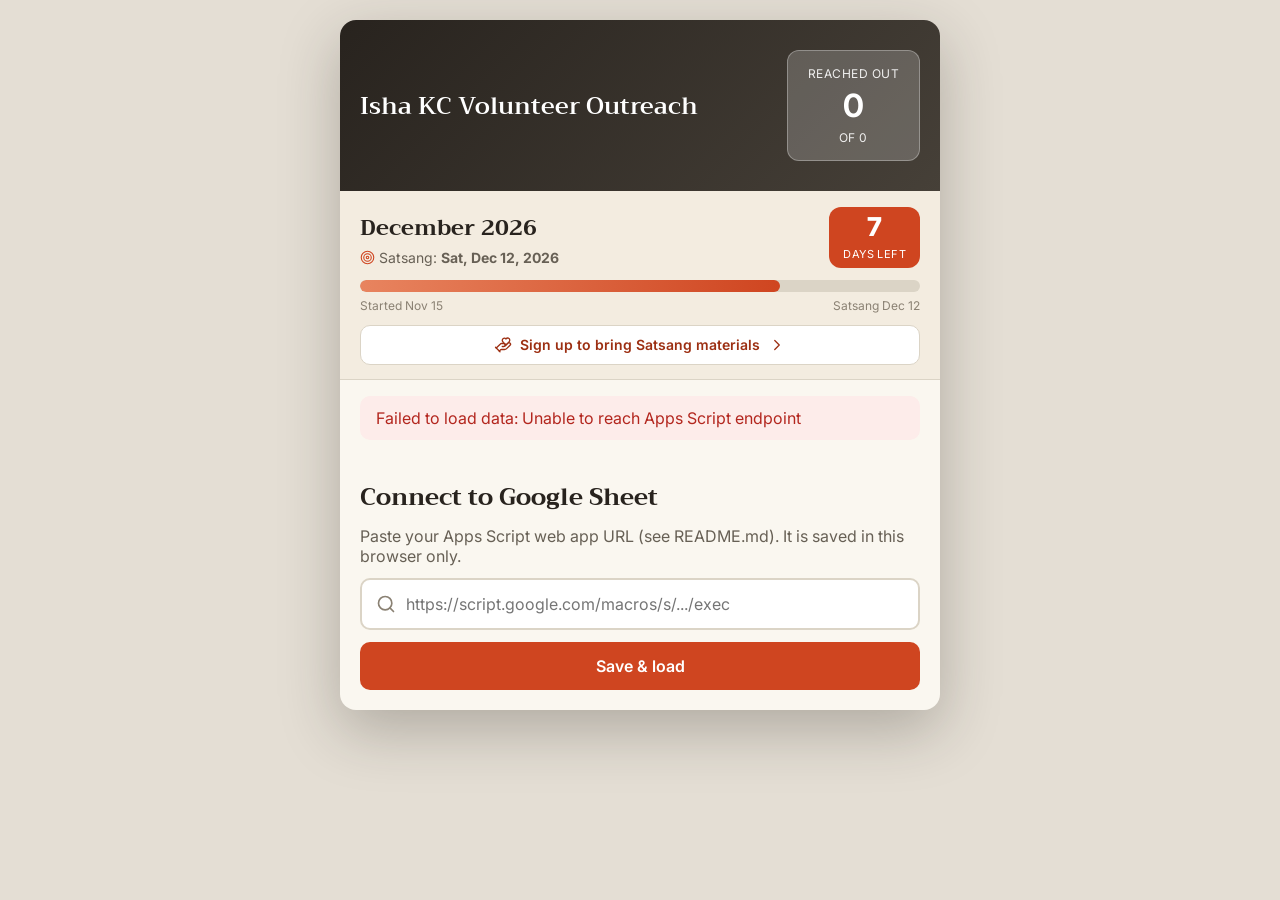
<file: index.html>
<!DOCTYPE html>
<html lang="en">
<head>
    <meta charset="UTF-8">
    <meta name="viewport" content="width=device-width, initial-scale=1.0">
    <title>Isha KC Volunteer Outreach</title>
    <meta name="theme-color" content="#28231e">
    <link rel="preconnect" href="https://fonts.googleapis.com">
    <link rel="preconnect" href="https://fonts.gstatic.com" crossorigin>
    <link href="https://fonts.googleapis.com/css2?family=Inter:wght@400;500;600;700&amp;family=Trirong:wght@500;600;700&amp;display=swap" rel="stylesheet">
    <link rel="stylesheet" href="style.css?v=9">
</head>
<body>
    <div class="container">
        <div class="header">
            <h1>Isha KC Volunteer Outreach</h1>
            <div class="count-box">
                <div class="count-label">Reached out</div>
                <div class="count-number" id="assignedCount">0</div>
                <div class="count-label">of <span id="totalCount">0</span></div>
            </div>
        </div>

        <!-- Satsang month countdown -->
        <div class="cycle" id="cycleBar">
            <div class="cycle-top">
                <div>
                    <div class="cycle-month" id="cycleMonth"></div>
                    <div class="cycle-target"><svg class="ic"><use href="#i-target"/></svg> Satsang: <strong id="cycleTarget"></strong></div>
                </div>
                <div class="cycle-left"><span id="cycleDays">0</span><small id="cycleDaysLabel">days left</small></div>
            </div>
            <div class="progress" role="progressbar" aria-label="Days until Satsang" id="cycleProgress">
                <div class="progress-fill" id="cycleFill"></div>
            </div>
            <div class="cycle-range"><span id="cycleStart"></span><span id="cycleEnd"></span></div>
            <a class="cycle-link" href="material-signup/"><svg class="ic"><use href="#i-hand-heart"/></svg> <span>Sign up to bring Satsang materials</span> <svg class="ic"><use href="#i-chevron-right"/></svg></a>
        </div>

        <div id="loadingIndicator" class="loading"><p>Loading data...</p></div>
        <div id="errorMessage" class="error-message" style="display: none;"></div>
        <div id="toast" class="toast" style="display: none;"></div>

        <!-- Step 1: who are you? -->
        <section id="stepIdentify" style="display: none;">
            <div class="section-head">
                <h2>Who are you?</h2>
                <p>Select your name from the active volunteers.</p>
            </div>
            <div class="search-section">
                <input type="text" id="identifySearch" class="search-input" placeholder="Search your name..." autocomplete="off">
            </div>
            <div id="activeList" class="results-list"></div>
            <div id="noActive" class="no-results" style="display: none;"><p>No matching name.</p></div>
        </section>

        <!-- Step 2: pick volunteers -->
        <section id="stepPick" style="display: none;">
            <div class="me-bar">
                <div>Hi, <strong id="meName"></strong></div>
                <button id="notMeBtn" class="link-btn">Not you?</button>
            </div>

            <div class="section-head">
                <h2>Your volunteers <span class="pill" id="mineCount">0</span></h2>
                <p>Tap a name to open it, then tap the icons to record this month's check-in.</p>
            </div>
            <div id="mineList" class="results-list"></div>
            <div id="noMine" class="no-results" style="display: none;"><p>You haven't picked anyone yet. Tap <strong>Add volunteers</strong> below.</p></div>

            <div class="add-wrap">
                <button id="toggleAddBtn" class="add-btn" aria-expanded="false">
                    <span class="add-icon"><svg class="ic"><use href="#i-circle-plus"/></svg></span> Add volunteers <span class="pill light" id="availCount">0</span>
                </button>
            </div>

            <div id="addPanel" class="add-panel" style="display: none;">
                <div class="section-head">
                    <p>Tap people to select them, then confirm.</p>
                </div>
                <div class="search-section">
                    <input type="text" id="pickSearch" class="search-input" placeholder="Search available volunteers..." autocomplete="off">
                </div>
                <div id="availList" class="results-list"></div>
                <div id="noAvail" class="no-results" style="display: none;"><p>No available volunteers.</p></div>

                <div class="action-bar">
                    <button id="assignBtn" class="primary-btn" disabled>Assign selected to me</button>
                </div>
            </div>
        </section>

        <!-- First-run setup -->
        <section id="setupInstructions" class="setup-instructions" style="display: none;">
            <h2>Connect to Google Sheet</h2>
            <p>Paste your Apps Script web app URL (see README.md). It is saved in this browser only.</p>
            <input type="text" id="urlInput" class="search-input" placeholder="https://script.google.com/macros/s/.../exec">
            <button id="saveUrlBtn" class="primary-btn">Save &amp; load</button>
        </section>
    </div>

    <script src="icons.js?v=5"></script>
    <script src="common.js?v=5"></script>
    <script src="script.js?v=7"></script>
</body>
</html>
</file>
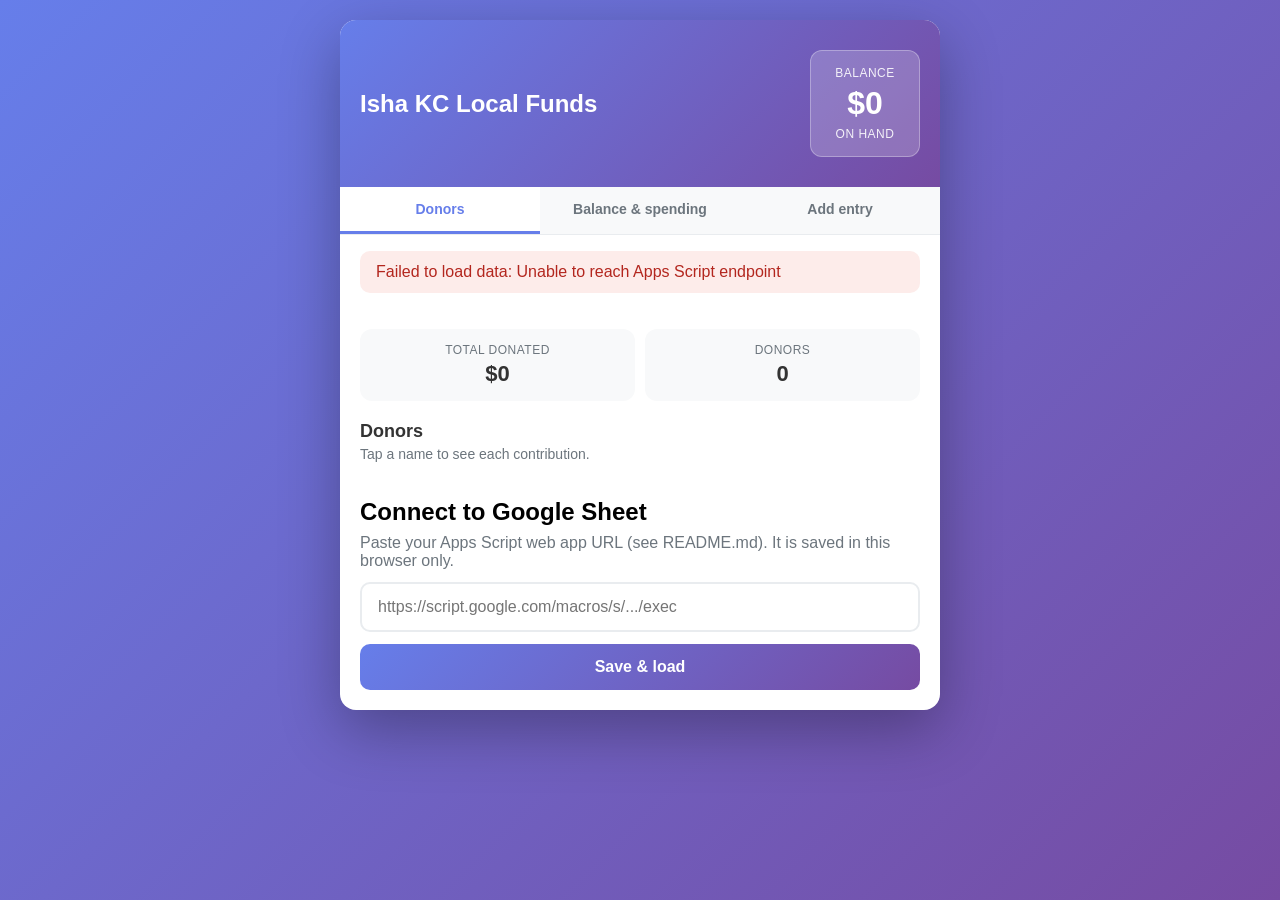
<file: local-funds/index.html>
<!DOCTYPE html>
<html lang="en">
<head>
    <meta charset="UTF-8">
    <meta name="viewport" content="width=device-width, initial-scale=1.0">
    <title>Isha KC Local Funds</title>
    <link rel="stylesheet" href="style.css">
</head>
<body>
    <div class="container">
        <div class="header">
            <h1>Isha KC Local Funds</h1>
            <div class="count-box">
                <div class="count-label">Balance</div>
                <div class="count-number" id="headerBalance">$0</div>
                <div class="count-label">on hand</div>
            </div>
        </div>

        <nav class="tabs">
            <button class="tab" data-view="donors">Donors</button>
            <button class="tab" data-view="balance">Balance &amp; spending</button>
            <button class="tab" data-view="add">Add entry</button>
        </nav>

        <div id="loadingIndicator" class="loading"><div class="spinner" aria-hidden="true"></div><p>Loading data...</p></div>
        <div id="errorMessage" class="error-message" style="display: none;"></div>
        <div id="toast" class="toast" style="display: none;"></div>

        <!-- View 1: donors -->
        <section id="view-donors" class="view" style="display: none;">
            <div class="stats">
                <div class="stat"><div class="stat-label">Total donated</div><div class="stat-value" id="donTotal">$0</div></div>
                <div class="stat"><div class="stat-label">Donors</div><div class="stat-value" id="donCount">0</div></div>
            </div>
            <div class="section-head">
                <h2>Donors</h2>
                <p>Tap a name to see each contribution.</p>
            </div>
            <div id="donorList" class="results-list"></div>
            <div id="noDonors" class="no-results" style="display: none;"><p>No donations recorded yet.</p></div>
        </section>

        <!-- View 2: balance, holders, spending, ledger -->
        <section id="view-balance" class="view" style="display: none;">
            <div class="stats three">
                <div class="stat"><div class="stat-label">Received</div><div class="stat-value" id="balIn">$0</div></div>
                <div class="stat"><div class="stat-label">Spent</div><div class="stat-value" id="balOut">$0</div></div>
                <div class="stat accent"><div class="stat-label">Balance</div><div class="stat-value" id="balNow">$0</div></div>
            </div>

            <div class="section-head">
                <h2>Who holds the money</h2>
                <p>Donations received, minus spending, plus/minus handovers.</p>
            </div>
            <div id="holderList" class="results-list"></div>
            <div id="noHolders" class="no-results" style="display: none;"><p>Nobody is holding funds.</p></div>

            <div class="section-head">
                <h2>Initiatives</h2>
            </div>
            <div id="initiativeList" class="card-list"></div>

            <div class="section-head">
                <h2>All entries <span class="pill" id="ledgerCount">0</span></h2>
            </div>
            <div class="search-section">
                <input type="text" id="ledgerSearch" class="search-input" placeholder="Search name, initiative, note..." autocomplete="off">
            </div>
            <div id="ledgerList" class="results-list tall"></div>
            <div id="noLedger" class="no-results" style="display: none;"><p>No entries.</p></div>
        </section>

        <!-- View 3: add entry (PIN protected) -->
        <section id="view-add" class="view" style="display: none;">
            <div id="pinBox" class="form">
                <div class="section-head flush">
                    <h2>Enter PIN</h2>
                    <p>Only fund keepers can add, edit or delete entries. The PIN is remembered on this device.</p>
                </div>
                <input type="password" id="pinInput" class="search-input" inputmode="numeric" placeholder="PIN" autocomplete="off">
                <button id="pinBtn" class="primary-btn">Unlock</button>
            </div>

            <form id="txForm" class="form" style="display: none;">
                <div id="editBanner" class="edit-banner" style="display: none;"></div>
                <div class="segmented" id="typeSeg">
                    <button type="button" data-type="Donation">Donation</button>
                    <button type="button" data-type="Expense">Expense</button>
                    <button type="button" data-type="Handover">Handover</button>
                </div>
                <p class="hint" id="typeHint"></p>

                <div class="row">
                    <label>Date<input type="date" id="fDate" class="search-input" required></label>
                    <label>Amount ($)<input type="number" id="fAmount" class="search-input" min="0.01" step="0.01" inputmode="decimal" required></label>
                </div>
                <label><span id="fFromLabel">Donor</span><input type="text" id="fFrom" class="search-input" list="peopleList" autocomplete="off" required></label>
                <label id="fToWrap"><span id="fToLabel">Received by</span><input type="text" id="fTo" class="search-input" list="peopleList" autocomplete="off"></label>
                <div id="fExpenseWrap" class="row">
                    <label>Initiative<select id="fInitiative" class="search-input"></select></label>
                    <label>Qty<input type="number" id="fQty" class="search-input" min="0" step="1" inputmode="numeric"></label>
                </div>
                <label>Note<input type="text" id="fNote" class="search-input" placeholder="Optional, e.g. Guru Purnima satsang" autocomplete="off"></label>
                <datalist id="peopleList"></datalist>

                <button type="submit" id="saveBtn" class="primary-btn">Save entry</button>
                <button type="button" id="cancelEditBtn" class="link-btn" style="display: none;">Cancel editing</button>
                <button type="button" id="lockBtn" class="link-btn">Lock (forget PIN on this device)</button>
            </form>
        </section>

        <!-- First-run setup -->
        <section id="setupInstructions" class="setup-instructions" style="display: none;">
            <h2>Connect to Google Sheet</h2>
            <p>Paste your Apps Script web app URL (see README.md). It is saved in this browser only.</p>
            <input type="text" id="urlInput" class="search-input" placeholder="https://script.google.com/macros/s/.../exec">
            <button id="saveUrlBtn" class="primary-btn">Save &amp; load</button>
        </section>
    </div>

    <script src="script.js"></script>
</body>
</html>
</file>
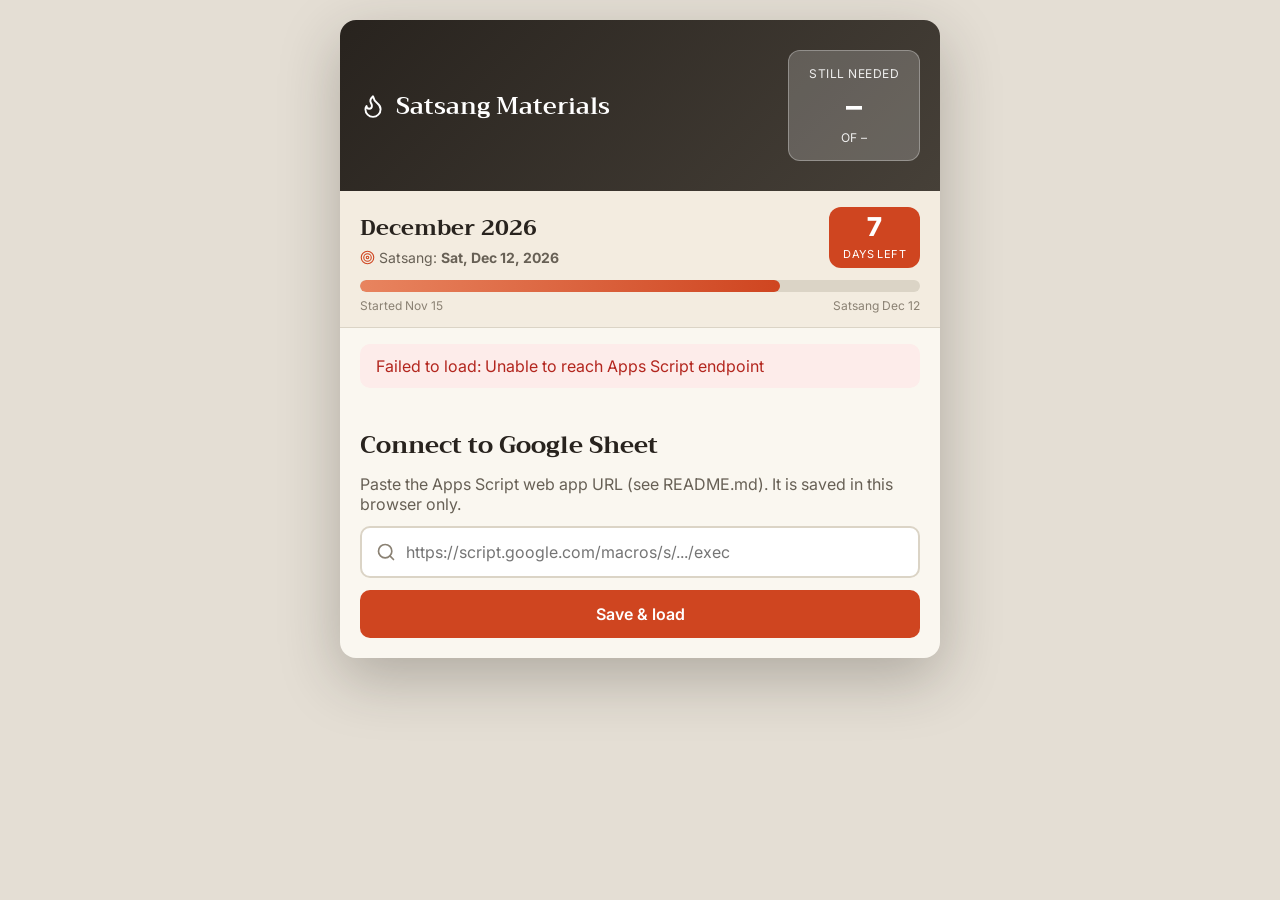
<file: material-signup/index.html>
<!DOCTYPE html>
<html lang="en">
<head>
    <meta charset="UTF-8">
    <meta name="viewport" content="width=device-width, initial-scale=1.0">
    <title>Satsang Materials Signup</title>
    <meta name="theme-color" content="#28231e">
    <link rel="preconnect" href="https://fonts.googleapis.com">
    <link rel="preconnect" href="https://fonts.gstatic.com" crossorigin>
    <link href="https://fonts.googleapis.com/css2?family=Inter:wght@400;500;600;700&amp;family=Trirong:wght@500;600;700&amp;display=swap" rel="stylesheet">
    <link rel="stylesheet" href="../style.css?v=8">
    <link rel="stylesheet" href="style.css?v=8">
</head>
<body>
    <div class="container">
        <div class="header">
            <h1><svg class="ic"><use href="#i-flame"/></svg> Satsang Materials</h1>
            <div class="count-box">
                <div class="count-label">Still needed</div>
                <div class="count-number" id="neededCount">–</div>
                <div class="count-label">of <span id="itemCount">–</span></div>
            </div>
        </div>

        <!-- Satsang month countdown (filled by renderCycle in common.js) -->
        <div class="cycle">
            <div class="cycle-top">
                <div>
                    <div class="cycle-month" id="cycleMonth"></div>
                    <div class="cycle-target"><svg class="ic"><use href="#i-target"/></svg> Satsang: <strong id="cycleTarget"></strong></div>
                </div>
                <div class="cycle-left"><span id="cycleDays">0</span><small id="cycleDaysLabel">days left</small></div>
            </div>
            <div class="progress" role="progressbar" aria-label="Days until Satsang" id="cycleProgress">
                <div class="progress-fill" id="cycleFill"></div>
            </div>
            <div class="cycle-range"><span id="cycleStart"></span><span id="cycleEnd"></span></div>
        </div>

        <div id="loadingIndicator" class="loading"><p>Loading...</p></div>
        <div id="errorMessage" class="error-message" style="display: none;"></div>
        <div id="toast" class="toast" style="display: none;"></div>

        <!-- Live status first; signing up needs a name -->
        <section id="stepMaterials" style="display: none;">
            <!-- Not identified yet: one simple box, names appear as you type -->
            <div id="whoBox" class="who-box">
                <input type="text" id="identifySearch" class="who-input" placeholder="Type your name to sign up" autocomplete="off" autocapitalize="words" enterkeyhint="search">
                <div id="activeList" class="who-results" style="display: none;"></div>
                <div id="noActive" class="who-none" style="display: none;">No matching name</div>
            </div>
            <div id="meBar" class="me-bar" style="display: none;">
                <div>Hi, <strong id="meName"></strong></div>
                <button id="notMeBtn" class="link-btn">Not you?</button>
            </div>

            <div class="section-head">
                <h2 id="gridTitle">This month's status</h2>
                <p id="gridHint"></p>
            </div>
            <div id="mySummary" class="my-summary" style="display: none;"></div>
            <div id="materialGrid" class="mat-grid"></div>

            <div class="mat-actions">
                <button id="shareBtn" class="share-btn"><svg class="ic"><use href="#i-message-circle"/></svg> Share what's still needed on WhatsApp</button>
                <a href="../" class="back-link">‹ Back to volunteer outreach</a>
            </div>
        </section>

        <!-- First-run setup -->
        <section id="setupInstructions" class="setup-instructions" style="display: none;">
            <h2>Connect to Google Sheet</h2>
            <p>Paste the Apps Script web app URL (see README.md). It is saved in this browser only.</p>
            <input type="text" id="urlInput" class="search-input" placeholder="https://script.google.com/macros/s/.../exec">
            <button id="saveUrlBtn" class="primary-btn">Save &amp; load</button>
        </section>
    </div>

    <!-- Month picker for one item: slides up from the bottom -->
    <div id="sheetBackdrop" class="sheet-backdrop" style="display: none;"></div>
    <div id="monthSheet" class="month-sheet" role="dialog" aria-modal="true" aria-labelledby="sheetTitle" style="display: none;">
        <div class="sheet-grip"></div>
        <div class="sheet-head">
            <span class="sheet-icon" id="sheetIcon"></span>
            <div class="sheet-titles">
                <h3 id="sheetTitle"></h3>
                <p id="sheetSub">Which Satsangs can you bring it to?</p>
            </div>
            <button id="sheetClose" class="sheet-close" aria-label="Close"><svg class="ic"><use href="#i-x"/></svg></button>
        </div>
        <div class="quick-picks">
            <button id="pickThis" class="qp" type="button"><span><svg class="ic"><use href="#i-calendar"/></svg></span>This month</button>
            <button id="pickYear" class="qp" type="button"><span><svg class="ic"><use href="#i-repeat"/></svg></span>Whole year</button>
            <button id="pickNone" class="qp" type="button"><span><svg class="ic"><use href="#i-rotate-ccw"/></svg></span>Clear</button>
        </div>
        <div id="monthGrid" class="month-grid"></div>
        <button id="sheetSave" class="primary-btn sheet-save" type="button">Save</button>
    </div>

    <script src="../icons.js?v=5"></script>
    <script src="../common.js?v=5"></script>
    <script src="script.js?v=11"></script>
</body>
</html>
</file>
<file: style.css>
* {
    margin: 0;
    padding: 0;
    box-sizing: border-box;
}

body {
    font-family: 'Inter', -apple-system, BlinkMacSystemFont, 'Segoe UI', Roboto, Oxygen, Ubuntu, Cantarell, sans-serif;
    color: #28231e;
    background: #e4ded4;
    min-height: 100vh;
    padding: 20px;
}

.container {
    max-width: 600px;
    margin: 0 auto;
    background: #faf7f0;
    border-radius: 16px;
    box-shadow: 0 20px 60px rgba(40, 35, 30, 0.28);
    overflow: hidden;
    position: relative;
}

.header {
    background: linear-gradient(135deg, #28231e 0%, #464038 100%);
    color: white;
    padding: 30px 20px;
    display: flex;
    justify-content: space-between;
    align-items: center;
    gap: 20px;
}

.header h1 { font-size: 24px; font-weight: 600; }

/* Headings use Isha's serif */
h1, h2, h3, .cycle-month { font-family: 'Trirong', Georgia, 'Times New Roman', serif; }

.count-box {
    background: rgba(255, 255, 255, 0.2);
    padding: 15px 20px;
    border-radius: 12px;
    text-align: center;
    border: 1px solid rgba(255, 255, 255, 0.3);
    min-width: 110px;
}
.count-label { font-size: 12px; opacity: 0.9; text-transform: uppercase; letter-spacing: 0.5px; }
.count-number { font-size: 32px; font-weight: 700; margin: 5px 0; }

.section-head { padding: 20px 20px 8px; }
.section-head h2 { font-size: 18px; color: #28231e; display: flex; align-items: center; gap: 8px; }
.section-head p { font-size: 14px; color: #676055; margin-top: 4px; }

.pill {
    background: #cf4520;
    color: white;
    font-size: 12px;
    padding: 2px 9px;
    border-radius: 999px;
}

.search-section { padding: 12px 20px; }
.search-input {
    width: 100%;
    padding: 14px 16px;
    font-size: 16px;
    border: 2px solid #dbd4c6;
    border-radius: 10px;
    outline: none;
    transition: all 0.3s ease;
}
.search-input:focus { border-color: #cf4520; box-shadow: 0 0 0 3px rgba(207, 69, 32, 0.15); }

.results-list { max-height: 340px; overflow-y: auto; padding: 0 20px 8px; }

.result-item {
    display: flex;
    align-items: center;
    gap: 12px;
    padding: 14px 16px;
    margin-bottom: 8px;
    background: #f3eee4;
    border: 2px solid transparent;
    border-radius: 10px;
    cursor: pointer;
    transition: all 0.2s ease;
}
.result-item:hover { background: #fbece6; }
.result-item .name { flex: 1; font-size: 16px; color: #28231e; }
.result-item.selectable.selected { background: #f8e0d6; border-color: #cf4520; }
.result-item.mine { cursor: default; background: #e8f1e6; }
.result-item .info { flex: 1; display: flex; flex-direction: column; gap: 2px; min-width: 0; }
.result-item .phone { font-size: 14px; color: #128c7e; text-decoration: none; align-self: flex-start; }
.result-item .phone:hover { text-decoration: underline; }
.result-item input[type="checkbox"] { width: 20px; height: 20px; accent-color: #cf4520; }

.badge { font-size: 12px; color: #cf4520; background: #fbece6; padding: 3px 10px; border-radius: 999px; }

.me-bar {
    display: flex;
    justify-content: space-between;
    align-items: center;
    padding: 16px 20px;
    background: #f3eee4;
    border-bottom: 1px solid #dbd4c6;
}

.link-btn { background: none; border: none; color: #cf4520; font-size: 14px; cursor: pointer; text-decoration: underline; }
.link-btn.danger { color: #a8231a; }
.link-btn:disabled { opacity: 0.5; cursor: default; }

.action-bar {
    position: sticky;
    bottom: 0;
    padding: 16px 20px;
    background: white;
    border-top: 1px solid #dbd4c6;
}
.primary-btn {
    width: 100%;
    padding: 14px;
    font-size: 16px;
    font-weight: 600;
    color: white;
    background: #cf4520;
    border: none;
    border-radius: 10px;
    cursor: pointer;
}
.primary-btn:disabled { opacity: 0.45; cursor: not-allowed; }

.no-results, .loading { text-align: center; color: #676055; padding: 20px; }
.error-message { margin: 16px 20px; padding: 12px 16px; background: #fdecea; color: #b3261e; border-radius: 10px; }
.toast { margin: 16px 20px 0; padding: 12px 16px; background: #e6efe1; color: #25603a; border-radius: 10px; }
.setup-instructions { padding: 20px; }
.setup-instructions h2 { margin-bottom: 8px; }
.setup-instructions p { color: #676055; margin-bottom: 12px; }
.setup-instructions .primary-btn { margin-top: 12px; }

@media (max-width: 480px) {
    body { padding: 10px; }
    .header h1 { font-size: 20px; }
}

/* ---------- Satsang countdown ---------- */
.cycle { padding: 16px 20px 14px; background: #f3ece0; border-bottom: 1px solid #dbd4c6; }
.cycle-top { display: flex; justify-content: space-between; align-items: center; gap: 12px; }
.cycle-month { font-size: 22px; font-weight: 700; color: #28231e; }
.cycle-target { font-size: 14px; color: #676055; margin-top: 2px; }
.cycle-left { text-align: center; background: #cf4520; color: white; border-radius: 12px; padding: 6px 14px; min-width: 76px; }
.cycle-left span { display: block; font-size: 26px; font-weight: 800; line-height: 1.1; }
.cycle-left small { font-size: 11px; text-transform: uppercase; letter-spacing: 0.4px; }
.progress { margin-top: 12px; height: 12px; background: #dbd4c6; border-radius: 999px; overflow: hidden; }
.progress-fill { height: 100%; width: 0; background: linear-gradient(90deg, #e8845f, #cf4520); border-radius: 999px; transition: width 0.6s ease; }
.cycle-range { display: flex; justify-content: space-between; font-size: 12px; color: #8a8173; margin-top: 6px; }

/* ---------- Volunteer cards ---------- */
#mineList { max-height: none; overflow: visible; }
.vcard { background: #f3eee4; border: 2px solid #dbd4c6; border-radius: 14px; margin-bottom: 10px; overflow: hidden; }
.vcard[open] { background: white; border-color: #cf4520; box-shadow: 0 4px 14px rgba(207, 69, 32, 0.15); }
.vcard.complete { border-color: #3b8454; }
.vcard.complete:not([open]) { background: #e8f1e6; }
.vcard-head {
    list-style: none; display: flex; align-items: center; gap: 10px;
    padding: 14px 14px 14px 16px; cursor: pointer; min-height: 56px;
    -webkit-tap-highlight-color: transparent; user-select: none;
}
.vcard-head::-webkit-details-marker { display: none; }
.vcard-head .info { flex: 1; min-width: 0; }
.vcard-head .name { font-size: 16px; font-weight: 600; color: #28231e; display: block; overflow: hidden; text-overflow: ellipsis; white-space: nowrap; }
.done-icons { display: flex; gap: 3px; }
.di { width: 26px; height: 26px; border-radius: 50%; background: #dbd4c6; display: grid; place-items: center; font-size: 15px; }
.di.on { background: #fff; box-shadow: 0 0 0 1px #d4ccbc; }
.chev { font-size: 26px; color: #8a8173; transition: transform 0.2s; line-height: 1; }
.vcard[open] .chev { transform: rotate(90deg); color: #cf4520; }

.vcard-body { padding: 0 14px 14px; }
.phone-line { font-size: 14px; color: #676055; margin-bottom: 8px; }
.contact { display: grid; grid-template-columns: repeat(3, 1fr); gap: 8px; margin-bottom: 6px; }
.contact-btn {
    display: flex; align-items: center; justify-content: center; gap: 6px;
    padding: 10px 6px; border-radius: 10px; background: #efe8da; color: #28231e;
    text-decoration: none; font-size: 14px; font-weight: 600; min-height: 44px;
}
.contact-btn:active { transform: scale(0.97); }
.contact-btn .ci { font-size: 18px; }

.q { margin-top: 14px; }
.q-title { font-size: 15px; font-weight: 600; color: #3a342c; margin-bottom: 8px; }
.opts { display: grid; gap: 8px; transition: opacity 0.2s; }
.opts.n3 { grid-template-columns: repeat(3, 1fr); }
.opts.n4 { grid-template-columns: repeat(4, 1fr); }
.opt {
    display: flex; flex-direction: column; align-items: center; justify-content: center; gap: 4px;
    min-height: 76px; padding: 8px 4px; border: 2px solid #dbd4c6; border-radius: 14px;
    background: #f7f3ea; cursor: pointer; font: inherit; color: #464038;
    -webkit-tap-highlight-color: transparent; touch-action: manipulation;
    transition: transform 0.1s, border-color 0.15s, background 0.15s;
}
.opt:active { transform: scale(0.94); }
.opt-icon { font-size: 30px; line-height: 1; filter: grayscale(0.6); opacity: 0.75; transition: filter 0.15s, opacity 0.15s, transform 0.15s; }
.opt-label { font-size: 12px; line-height: 1.2; text-align: center; }
.opt[aria-pressed="true"] { border-color: #cf4520; background: #fbece6; color: #9c2f12; font-weight: 600; }
.opt[aria-pressed="true"] .opt-icon { filter: none; opacity: 1; transform: scale(1.12); }
.opts.saving .opt[aria-pressed="true"] { border-style: dashed; }
.opts.saved .opt[aria-pressed="true"] { border-color: #3b8454; background: #e8f1e6; }

.vcard-foot { margin-top: 16px; display: flex; flex-wrap: wrap; justify-content: space-between; align-items: center; gap: 10px; }
.away-btn { display: inline-flex; align-items: center; gap: 6px; color: #6b6255; }
.away-btn .ic { width: 16px; height: 16px; }
.notes-input {
    width: 100%; box-sizing: border-box; padding: 10px 12px; font: inherit; font-size: 16px; line-height: 1.4;
    border: 2px solid #dbd4c6; border-radius: 12px; background: #fff; color: inherit; resize: vertical; outline: none;
}
.notes-input:focus { border-color: #cf4520; box-shadow: 0 0 0 3px rgba(207, 69, 32, 0.15); }
.notes-hint { min-height: 18px; margin-top: 4px; font-size: 13px; color: #8a8173; }
.notes-hint.ok { color: #3b8454; }
.notes-hint.err { color: #a8231a; }

/* ---------- Add volunteers ---------- */
.add-wrap { padding: 8px 20px 20px; }
.add-btn {
    width: 100%; display: flex; align-items: center; justify-content: center; gap: 8px;
    padding: 16px; font-size: 17px; font-weight: 600; color: #cf4520;
    background: #fdf3ee; border: 2px dashed #cf4520; border-radius: 14px; cursor: pointer;
}
.add-btn.open { background: #cf4520; color: white; border-style: solid; }
.add-btn .pill.light { background: rgba(207, 69, 32, 0.15); color: inherit; }
.add-btn.open .pill.light { background: rgba(255, 255, 255, 0.25); }
.add-panel { border-top: 1px solid #dbd4c6; }
.add-panel .section-head { padding-top: 12px; }

@media (max-width: 480px) {
    .cycle { padding: 14px 16px 12px; }
    .cycle-month { font-size: 19px; }
    .results-list, .add-wrap { padding-left: 12px; padding-right: 12px; }
    .vcard-body { padding: 0 10px 12px; }
    .opts { gap: 6px; }
    .opt { min-height: 72px; border-radius: 12px; }
    .opt-icon { font-size: 28px; }
    .opt-label { font-size: 11px; }
    .di { width: 22px; height: 22px; font-size: 13px; }
}

.cycle-link { display: block; margin-top: 12px; padding: 10px 12px; border-radius: 10px; background: #fff; border: 1px solid #dbd4c6; color: #9c2f12; font-weight: 600; font-size: 14px; text-decoration: none; text-align: center; }
.cycle-link:active { background: #f3e3d8; }

button, input, select, textarea { font-family: inherit; }

/* ---------- Icons (Lucide, see icons.js) ---------- */
.ic { width: 1em; height: 1em; fill: none; stroke: currentColor; stroke-width: 1.75; stroke-linecap: round; stroke-linejoin: round; flex: none; vertical-align: -0.125em; }
.cycle-target .ic { width: 15px; height: 15px; color: #cf4520; vertical-align: -2px; }
.cycle-link { display: flex; align-items: center; justify-content: center; gap: 8px; }
.cycle-link .ic { width: 18px; height: 18px; }
.add-icon { display: inline-flex; }
.add-icon .ic { width: 22px; height: 22px; }
.q-title { display: flex; align-items: center; gap: 8px; }
.q-title .ic { width: 18px; height: 18px; color: #cf4520; }
.opt-icon { filter: none; opacity: 1; color: #8a8173; display: grid; place-items: center; }
.opt-icon .ic { width: 30px; height: 30px; }
.opt[aria-pressed="true"] .opt-icon { color: #cf4520; }
.contact-btn .ci { display: grid; place-items: center; }
.contact-btn .ci .ic { width: 18px; height: 18px; }
.di { color: #8a8173; }
.di.on { color: #cf4520; }
.di .ic { width: 14px; height: 14px; stroke-width: 2.25; }
.chev { display: grid; place-items: center; }
.chev .ic { width: 22px; height: 22px; }
.search-input { padding-left: 44px; background: #fff url("data:image/svg+xml,%3Csvg%20xmlns='http://www.w3.org/2000/svg'%20width='24'%20height='24'%20viewBox='0%200%2024%2024'%20fill='none'%20stroke='%238a8173'%20stroke-width='2'%20stroke-linecap='round'%20stroke-linejoin='round'%3E%3Ccircle%20cx='11'%20cy='11'%20r='8'/%3E%3Cpath%20d='m21%2021-4.3-4.3'/%3E%3C/svg%3E") no-repeat 14px center / 20px; }
</file>
<file: local-funds/style.css>
* {
    margin: 0;
    padding: 0;
    box-sizing: border-box;
}

body {
    font-family: -apple-system, BlinkMacSystemFont, 'Segoe UI', Roboto, Oxygen, Ubuntu, Cantarell, sans-serif;
    background: linear-gradient(135deg, #667eea 0%, #764ba2 100%);
    min-height: 100vh;
    padding: 20px;
}

.container {
    max-width: 600px;
    margin: 0 auto;
    background: white;
    border-radius: 16px;
    box-shadow: 0 20px 60px rgba(0, 0, 0, 0.3);
    overflow: hidden;
    position: relative;
}

.header {
    background: linear-gradient(135deg, #667eea 0%, #764ba2 100%);
    color: white;
    padding: 30px 20px;
    display: flex;
    justify-content: space-between;
    align-items: center;
    gap: 20px;
}

.header h1 { font-size: 24px; font-weight: 600; }

.count-box {
    background: rgba(255, 255, 255, 0.2);
    padding: 15px 20px;
    border-radius: 12px;
    text-align: center;
    border: 1px solid rgba(255, 255, 255, 0.3);
    min-width: 110px;
}
.count-label { font-size: 12px; opacity: 0.9; text-transform: uppercase; letter-spacing: 0.5px; }
.count-number { font-size: 32px; font-weight: 700; margin: 5px 0; }

.section-head { padding: 20px 20px 8px; }
.section-head h2 { font-size: 18px; color: #333; display: flex; align-items: center; gap: 8px; }
.section-head p { font-size: 14px; color: #6c757d; margin-top: 4px; }

.pill {
    background: #667eea;
    color: white;
    font-size: 12px;
    padding: 2px 9px;
    border-radius: 999px;
}

.search-section { padding: 12px 20px; }
.search-input {
    width: 100%;
    padding: 14px 16px;
    font-size: 16px;
    border: 2px solid #e9ecef;
    border-radius: 10px;
    outline: none;
    transition: all 0.3s ease;
}
.search-input:focus { border-color: #667eea; box-shadow: 0 0 0 3px rgba(102, 126, 234, 0.15); }

.results-list { max-height: 340px; overflow-y: auto; padding: 0 20px 8px; }

.result-item {
    display: flex;
    align-items: center;
    gap: 12px;
    padding: 14px 16px;
    margin-bottom: 8px;
    background: #f8f9fa;
    border: 2px solid transparent;
    border-radius: 10px;
    cursor: pointer;
    transition: all 0.2s ease;
}
.result-item:hover { background: #eef0ff; }
.result-item .name { flex: 1; font-size: 16px; color: #333; }
.result-item.selectable.selected { background: #e8ebff; border-color: #667eea; }
.result-item.mine { cursor: default; background: #eaf7ef; }
.result-item input[type="checkbox"] { width: 20px; height: 20px; accent-color: #667eea; }

.badge { font-size: 12px; color: #667eea; background: #eef0ff; padding: 3px 10px; border-radius: 999px; }

.me-bar {
    display: flex;
    justify-content: space-between;
    align-items: center;
    padding: 16px 20px;
    background: #f8f9fa;
    border-bottom: 1px solid #e9ecef;
}

.link-btn { background: none; border: none; color: #667eea; font-size: 14px; cursor: pointer; text-decoration: underline; }
.link-btn.danger { color: #dc3545; }
.link-btn:disabled { opacity: 0.5; cursor: default; }

.action-bar {
    position: sticky;
    bottom: 0;
    padding: 16px 20px;
    background: white;
    border-top: 1px solid #e9ecef;
}
.primary-btn {
    width: 100%;
    padding: 14px;
    font-size: 16px;
    font-weight: 600;
    color: white;
    background: linear-gradient(135deg, #667eea 0%, #764ba2 100%);
    border: none;
    border-radius: 10px;
    cursor: pointer;
}
.primary-btn:disabled { opacity: 0.45; cursor: not-allowed; }

.no-results, .loading { text-align: center; color: #6c757d; padding: 20px; }
.error-message { margin: 16px 20px; padding: 12px 16px; background: #fdecea; color: #b3261e; border-radius: 10px; }
.toast { margin: 16px 20px 0; padding: 12px 16px; background: #e6f4ea; color: #1e6b34; border-radius: 10px; }
.setup-instructions { padding: 20px; }
.setup-instructions h2 { margin-bottom: 8px; }
.setup-instructions p { color: #6c757d; margin-bottom: 12px; }
.setup-instructions .primary-btn { margin-top: 12px; }

/* ---------- Local funds additions ---------- */
.tabs { display: flex; border-bottom: 1px solid #e9ecef; background: #f8f9fa; }
.tab {
    flex: 1;
    padding: 14px 8px;
    font-size: 14px;
    font-weight: 600;
    color: #6c757d;
    background: none;
    border: none;
    border-bottom: 3px solid transparent;
    cursor: pointer;
}
.tab.active { color: #667eea; border-bottom-color: #667eea; background: white; }

.stats { display: grid; grid-template-columns: 1fr 1fr; gap: 10px; padding: 20px 20px 0; }
.stats.three { grid-template-columns: 1fr 1fr 1fr; }
.stat { background: #f8f9fa; border-radius: 12px; padding: 14px; text-align: center; }
.stat.accent { background: #eef0ff; }
.stat-label { font-size: 12px; color: #6c757d; text-transform: uppercase; letter-spacing: 0.5px; }
.stat-value { font-size: 22px; font-weight: 700; color: #333; margin-top: 4px; font-variant-numeric: tabular-nums; }
.stat.accent .stat-value { color: #667eea; }

.results-list.tall { max-height: 520px; }
.result-item { flex-wrap: wrap; }
.result-item .amount { font-weight: 700; color: #333; font-variant-numeric: tabular-nums; }
.result-item .amount.neg { color: #b3261e; }
.result-item .sub { width: 100%; font-size: 13px; color: #6c757d; }
.result-item.voided { opacity: 0.5; }
.result-item.voided .amount { text-decoration: line-through; }
.result-item.static { cursor: default; }
.result-item.static:hover { background: #f8f9fa; }
.result-item .actions { width: 100%; display: flex; gap: 16px; }
.result-item .actions .link-btn { padding: 4px 0; }
.edit-banner { padding: 10px 14px; border-radius: 10px; background: #fff4dc; color: #8a5a00; font-size: 14px; }
.details { width: 100%; margin-top: 6px; border-top: 1px solid #e9ecef; padding-top: 6px; }
.details div { display: flex; justify-content: space-between; font-size: 14px; color: #555; padding: 3px 0; }

.badge.Donation { color: #1e6b34; background: #e6f4ea; }
.badge.Expense { color: #b3261e; background: #fdecea; }
.badge.Handover { color: #8a5a00; background: #fff4dc; }

.card-list { padding: 0 20px 8px; display: grid; gap: 10px; }
.card { border: 1px solid #e9ecef; border-radius: 12px; padding: 14px 16px; }
.card h3 { font-size: 16px; color: #333; }
.card .notes { font-size: 13px; color: #6c757d; margin: 4px 0 10px; }
.card .figures { display: flex; flex-wrap: wrap; gap: 6px 16px; font-size: 14px; color: #555; }
.card .figures strong { color: #333; }

.form { padding: 20px; display: grid; gap: 14px; }
.form label { display: grid; gap: 6px; font-size: 14px; font-weight: 600; color: #444; }
.form .row { display: grid; grid-template-columns: 1fr 1fr; gap: 12px; }
.form select.search-input { background: white; }
.section-head.flush { padding: 0; }
.hint { font-size: 13px; color: #6c757d; margin-top: -6px; }

.segmented { display: grid; grid-template-columns: repeat(3, 1fr); border: 2px solid #e9ecef; border-radius: 10px; overflow: hidden; }
.segmented button { padding: 12px 6px; font-size: 15px; background: white; border: none; cursor: pointer; color: #555; }
.segmented button + button { border-left: 2px solid #e9ecef; }
.segmented button.active { background: #667eea; color: white; font-weight: 600; }

@media (max-width: 480px) {
    body { padding: 10px; }
    .header h1 { font-size: 20px; }
    .tab { font-size: 13px; }
    .stats.three { grid-template-columns: 1fr 1fr; }
    .stats.three .stat.accent { grid-column: span 2; }
    .form .row { grid-template-columns: 1fr; }
}

.spinner {
    width: 36px;
    height: 36px;
    margin: 0 auto 10px;
    border: 4px solid #e9ecef;
    border-top-color: #667eea;
    border-radius: 50%;
    animation: spin 0.8s linear infinite;
}
@keyframes spin { to { transform: rotate(360deg); } }
@media (prefers-reduced-motion: reduce) { .spinner { animation-duration: 2.4s; } }
</file>
<file: material-signup/style.css>
/* Material signup page. Base styles (header, countdown, lists, toast) come from ../style.css */

.my-summary {
    margin: 0 20px 12px; padding: 12px 14px; border-radius: 12px;
    background: #e8f1e6; color: #25603a; font-size: 15px; font-weight: 600;
}

.mat-grid {
    display: grid; grid-template-columns: repeat(2, 1fr); gap: 10px;
    padding: 0 20px 8px;
}

.mat {
    display: flex; flex-direction: column; align-items: center; justify-content: center; gap: 4px;
    min-height: 138px; padding: 12px 8px; border-radius: 16px; border: 2px solid #dbd4c6;
    background: #f7f3ea; font: inherit; color: #28231e; cursor: pointer; text-align: center;
    -webkit-tap-highlight-color: transparent; touch-action: manipulation;
    transition: transform 0.1s, border-color 0.15s, background 0.15s;
}
.mat:active { transform: scale(0.96); }
.mat-icon { font-size: 44px; line-height: 1.1; }
.mat-name { font-size: 15px; font-weight: 600; }
.mat-status { font-size: 12px; font-weight: 700; padding: 3px 10px; border-radius: 999px; margin-top: 2px; }
.mat-who { font-size: 12px; color: #676055; line-height: 1.3; }

/* Still needed: warm and inviting */
.mat.open { border-color: #ecc3b2; background: #fdf3ee; }
.mat.open .mat-status { background: #cf4520; color: white; }

/* Someone else has it */
.mat.full { background: #ece6da; }
.mat.full .mat-icon { filter: grayscale(0.5); opacity: 0.7; }
.mat.full .mat-status { background: #d4ccbc; color: #464038; }

/* You have it */
.mat.mine { border-color: #3b8454; background: #e8f1e6; box-shadow: 0 4px 12px rgba(59, 132, 84, 0.18); }
.mat.mine .mat-status { background: #3b8454; color: white; }

.mat.saving { border-style: dashed; opacity: 0.8; }

.mat-actions { padding: 16px 20px 22px; display: flex; flex-direction: column; gap: 14px; align-items: center; }
.share-btn {
    width: 100%; padding: 15px; font-size: 16px; font-weight: 600; color: white;
    background: #25d366; border: none; border-radius: 12px; cursor: pointer;
}
.share-btn:active { transform: scale(0.98); }
.back-link { color: #cf4520; font-size: 14px; text-decoration: none; }

@media (min-width: 520px) {
    .mat-grid { grid-template-columns: repeat(3, 1fr); }
}
@media (max-width: 480px) {
    .mat-grid { padding: 0 12px 8px; gap: 8px; }
    .my-summary { margin: 0 12px 12px; }
    .mat-actions { padding: 14px 12px 20px; }
}

.mat-ahead { font-size: 11px; color: #25603a; font-weight: 600; }
.my-summary div + div { margin-top: 4px; }

/* ---------- Month picker sheet ---------- */
body.sheet-open { overflow: hidden; }
.sheet-backdrop { position: fixed; inset: 0; background: rgba(40, 35, 30, 0.5); z-index: 20; }
.month-sheet {
    position: fixed; left: 0; right: 0; bottom: 0; z-index: 21;
    max-width: 600px; margin: 0 auto; max-height: 92vh; overflow-y: auto;
    background: white; border-radius: 20px 20px 0 0; box-shadow: 0 -10px 40px rgba(0, 0, 0, 0.25);
    padding: 8px 16px calc(16px + env(safe-area-inset-bottom));
    transform: translateY(100%); transition: transform 0.25s ease;
}
.month-sheet.up { transform: translateY(0); }
.sheet-grip { width: 44px; height: 5px; border-radius: 3px; background: #d4ccbc; margin: 4px auto 10px; }
.sheet-head { display: flex; align-items: center; gap: 12px; margin-bottom: 14px; }
.sheet-icon { font-size: 40px; line-height: 1; }
.sheet-titles { flex: 1; }
.sheet-titles h3 { font-size: 19px; color: #28231e; }
.sheet-titles p { font-size: 13px; color: #676055; margin-top: 2px; }
.sheet-close { width: 40px; height: 40px; border-radius: 50%; border: none; background: #ece6da; font-size: 18px; cursor: pointer; color: #464038; }

.quick-picks { display: grid; grid-template-columns: 1fr 1fr 0.7fr; gap: 8px; margin-bottom: 14px; }
.qp {
    display: flex; flex-direction: column; align-items: center; gap: 2px;
    padding: 10px 6px; min-height: 60px; border-radius: 12px; border: 2px solid #dbd4c6;
    background: #f7f3ea; font: inherit; font-size: 13px; font-weight: 600; color: #3a342c; cursor: pointer;
    -webkit-tap-highlight-color: transparent; touch-action: manipulation;
}
.qp span { font-size: 22px; line-height: 1.1; }
.qp.on { border-color: #3b8454; background: #e8f1e6; color: #25603a; }
.qp:disabled { opacity: 0.4; cursor: not-allowed; }
.qp:active:not(:disabled) { transform: scale(0.96); }

.month-grid { display: grid; grid-template-columns: repeat(3, 1fr); gap: 8px; }
.mchip {
    display: flex; flex-direction: column; align-items: center; gap: 1px;
    padding: 8px 4px; min-height: 66px; border-radius: 12px; border: 2px solid #dbd4c6;
    background: white; font: inherit; color: #28231e; cursor: pointer;
    -webkit-tap-highlight-color: transparent; touch-action: manipulation;
}
.mchip:active:not(:disabled) { transform: scale(0.95); }
.mchip-mon { font-size: 15px; font-weight: 700; }
.mchip-day { font-size: 12px; color: #676055; }
.mchip-note { font-size: 11px; min-height: 14px; color: #8a8173; white-space: nowrap; overflow: hidden; text-overflow: ellipsis; max-width: 100%; }
.mchip.now { border-color: #ecc3b2; }
.mchip[aria-pressed="true"] { border-color: #3b8454; background: #e8f1e6; }
.mchip[aria-pressed="true"] .mchip-note { color: #25603a; font-weight: 700; }
.mchip.full { background: #ece6da; border-color: #ece6da; color: #8a8173; cursor: not-allowed; }
.mchip.full .mchip-note { color: #8a8173; }

.sheet-save { margin-top: 16px; }
.sheet-save.danger { background: #a8231a; }

@media (min-width: 520px) {
    .month-grid { grid-template-columns: repeat(4, 1fr); }
}

/* ---------- Simple name box: names appear only while typing ---------- */
.who-box { padding: 14px 20px 0; position: relative; }
.who-input {
    width: 100%; padding: 14px 16px; font-size: 16px; border: 2px solid #dbd4c6;
    border-radius: 12px; outline: none; background: #f7f3ea;
}
.who-input:focus { border-color: #cf4520; background: white; box-shadow: 0 0 0 3px rgba(207, 69, 32, 0.15); }
.who-results { margin-top: 6px; border: 2px solid #dbd4c6; border-radius: 12px; overflow: hidden; background: white; box-shadow: 0 6px 18px rgba(0, 0, 0, 0.08); }
.who-item {
    display: block; width: 100%; text-align: left; padding: 14px 16px; min-height: 48px;
    border: none; border-bottom: 1px solid #ece6da; background: white; font: inherit; font-size: 16px; color: #28231e; cursor: pointer;
}
.who-item:last-child { border-bottom: none; }
.who-item:active, .who-item:hover { background: #fbece6; }
.who-none { margin-top: 8px; padding: 4px 6px; color: #676055; font-size: 14px; }
.mat-grid.readonly .mat { cursor: default; }

@media (max-width: 480px) {
    .who-box { padding: 12px 12px 0; }
}

/* ---------- Icons (Lucide) ---------- */
.header h1 { display: flex; align-items: center; gap: 10px; }
.header h1 .ic { width: 26px; height: 26px; }
.mat-icon { display: grid; place-items: center; }
.mat-icon .ic { width: 44px; height: 44px; stroke-width: 1.6; }
.mat-icon .emo { font-size: 44px; line-height: 1.1; }
.mat.open .mat-icon { color: #cf4520; }
.mat.mine .mat-icon { color: #3b8454; }
.mat.full .mat-icon { color: #8a8173; filter: none; opacity: 1; }
.mat-ahead { display: inline-flex; align-items: center; gap: 4px; }
.mat-ahead .ic { width: 13px; height: 13px; }
.sum-row { display: flex; flex-wrap: wrap; align-items: center; gap: 6px 8px; }
.sum-ic { width: 20px; height: 20px; }
.sum-label { font-weight: 600; }
.sum-item { display: inline-flex; align-items: center; gap: 5px; background: white; border-radius: 999px; padding: 3px 11px 3px 8px; font-weight: 500; }
.sum-item .ic { width: 16px; height: 16px; }
.sheet-icon { display: grid; place-items: center; width: 44px; height: 44px; color: #cf4520; font-size: 36px; }
.sheet-icon .ic { width: 38px; height: 38px; stroke-width: 1.6; }
.sheet-close { display: grid; place-items: center; }
.sheet-close .ic { width: 20px; height: 20px; }
.qp .ic { width: 22px; height: 22px; }
.share-btn { display: flex; align-items: center; justify-content: center; gap: 8px; }
.share-btn .ic { width: 20px; height: 20px; }
.who-input { padding-left: 44px; background: #faf7f0 url("data:image/svg+xml,%3Csvg%20xmlns='http://www.w3.org/2000/svg'%20width='24'%20height='24'%20viewBox='0%200%2024%2024'%20fill='none'%20stroke='%238a8173'%20stroke-width='2'%20stroke-linecap='round'%20stroke-linejoin='round'%3E%3Ccircle%20cx='11'%20cy='11'%20r='8'/%3E%3Cpath%20d='m21%2021-4.3-4.3'/%3E%3C/svg%3E") no-repeat 14px center / 20px; }
.who-input:focus { background-color: #fff; }
.mat-details { font-size: 11px; line-height: 1.25; color: #8a8173; text-align: center; display: -webkit-box; -webkit-line-clamp: 3; -webkit-box-orient: vertical; overflow: hidden; }

/* ---------- Who signed up: names stand out ---------- */
.mat-who { display: flex; flex-direction: column; align-items: center; gap: 4px; margin-top: 4px; font-size: inherit; color: inherit; line-height: normal; }
.who-also { font-size: 11px; font-weight: 600; color: #676055; }
.who-chip { display: inline-flex; align-items: center; gap: 5px; max-width: 100%; background: #fff; color: #28231e; border: 1.5px solid #d4ccbc; border-radius: 999px; padding: 3px 10px 3px 7px; font-size: 13px; font-weight: 700; line-height: 1.2; text-align: left; }
.who-chip .ic { width: 14px; height: 14px; color: #cf4520; }
.mchip-note.has-name { font-size: 12px; font-weight: 700; color: #28231e; }
.mchip.full .mchip-note.has-name { color: #28231e; }
</file>
